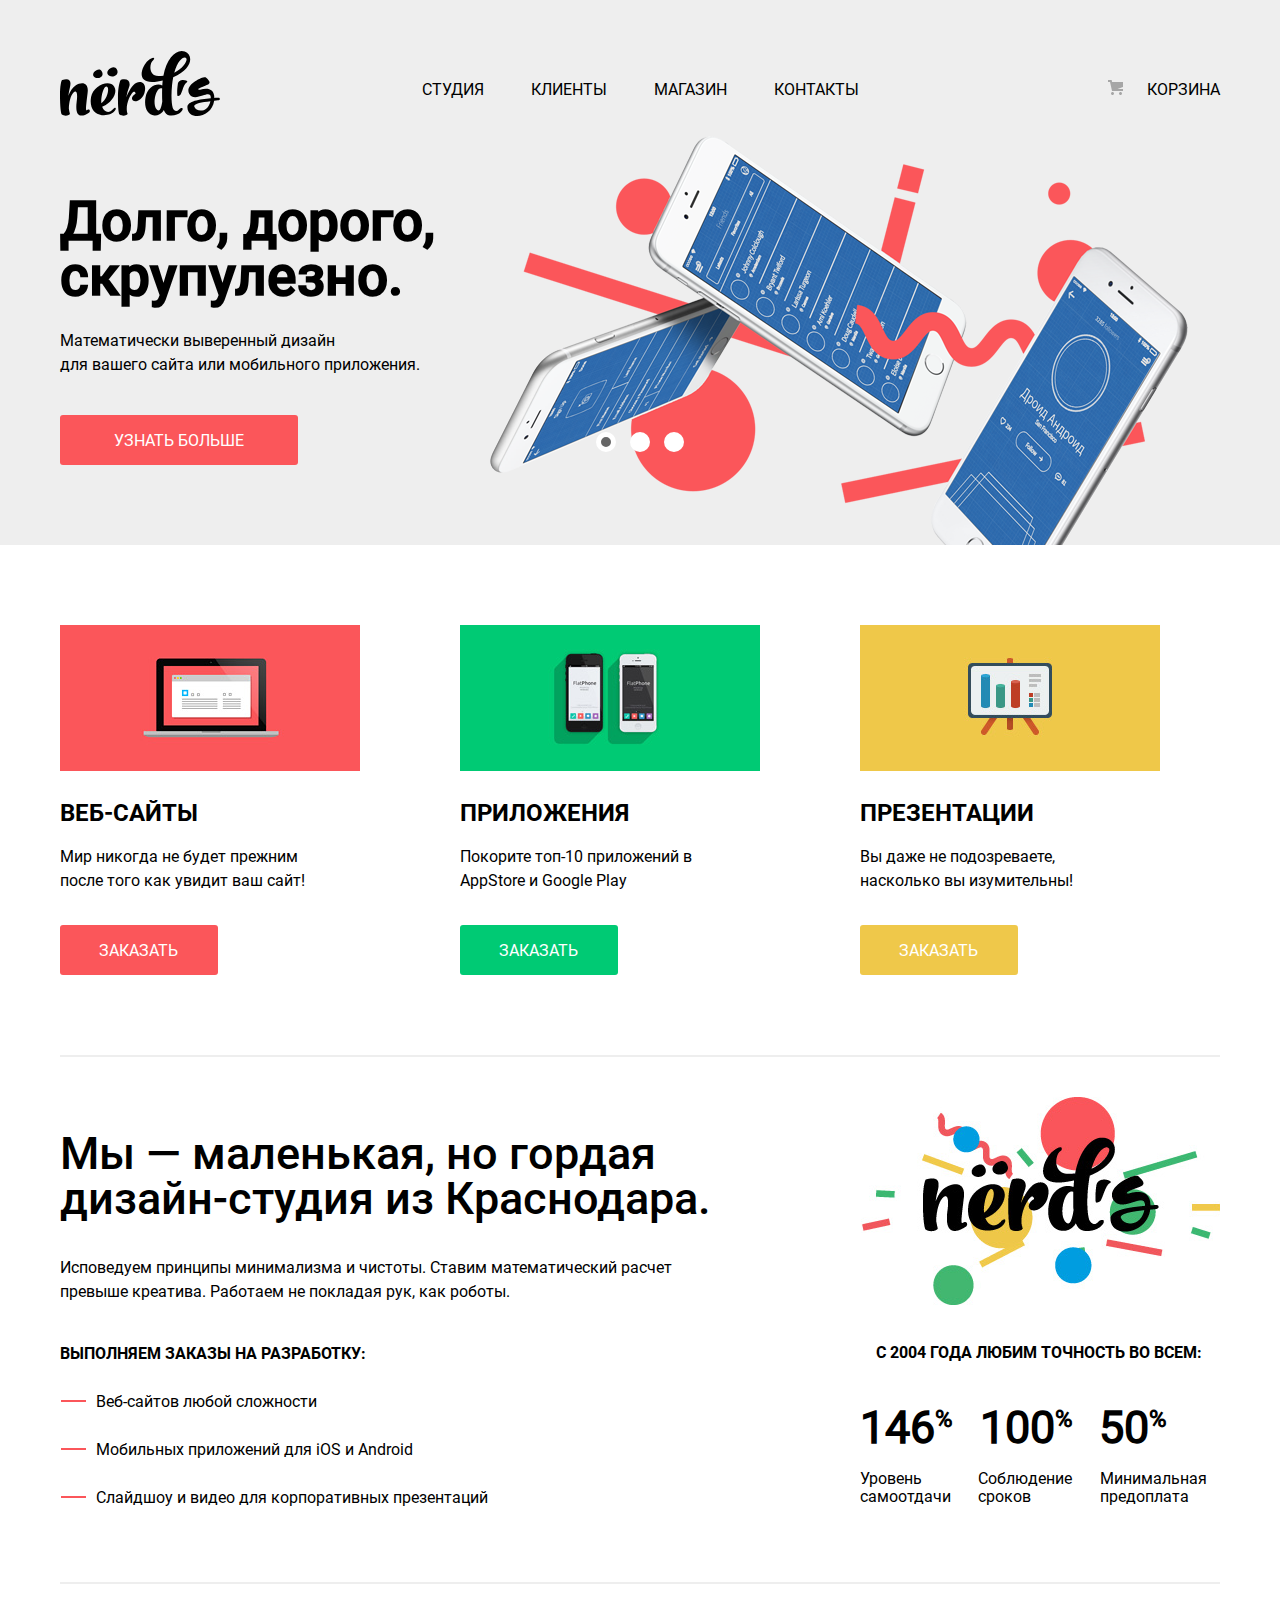
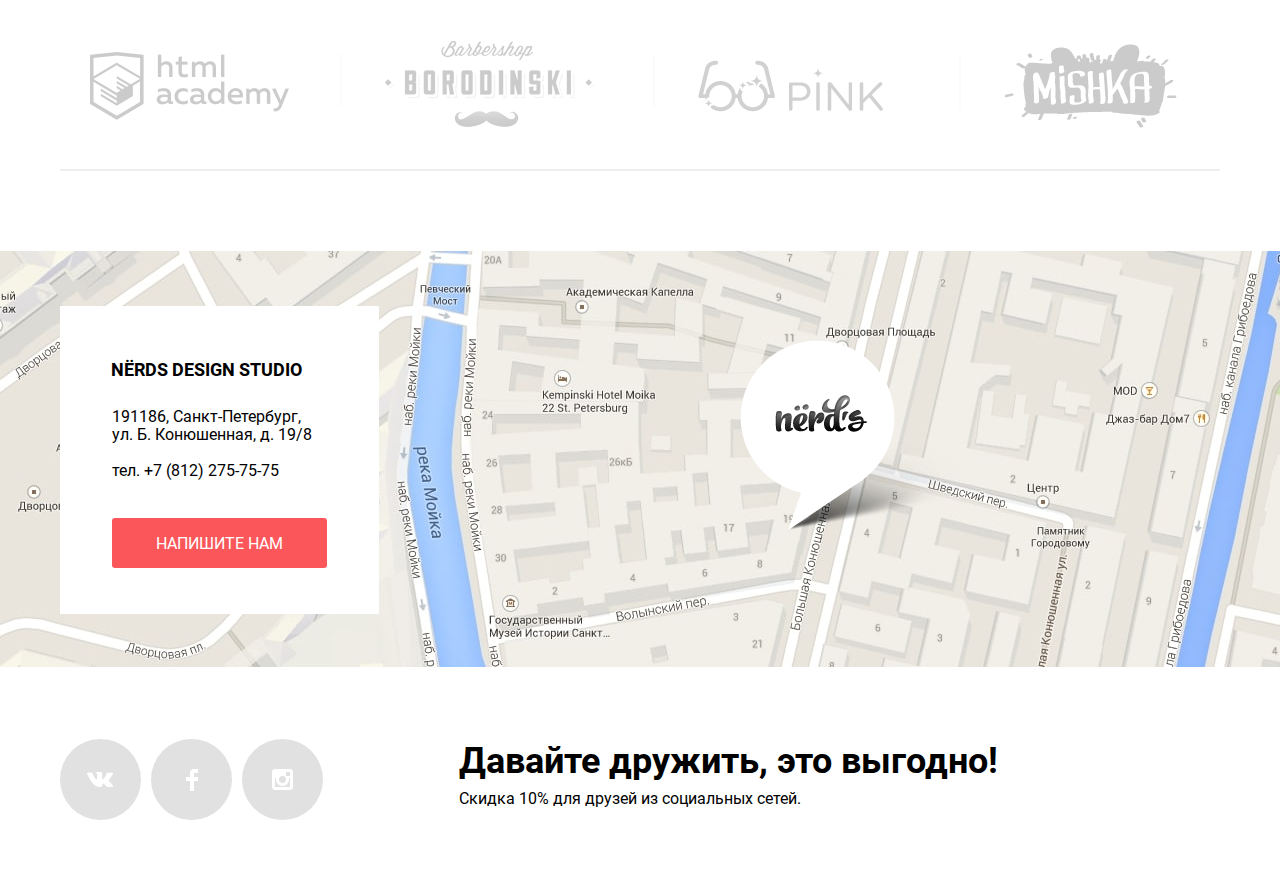
<file: index.html>
<!DOCTYPE html>
<html lang="ru">
<head>
  <meta charset="utf-8">
  <title>Nerds</title>
  <link rel="stylesheet" href="css/style.css ">
</head>
<body>
<header>
  <nav class="header-nav center-block">
    <a href="#"><img class="header-logo" src="img/nerds-logo.svg" width="160" height="66" alt="Nerds logo"></a>
    <ul class="nav-list">
      <li class="nav-list__item"><a href="#">Студия</a></li>
      <li class="nav-list__item"><a href="#">Клиенты</a></li>
      <li class="nav-list__item"><a href="catalog.html">Магазин</a></li>
      <li class="nav-list__item"><a href="#">Контакты</a></li>
    </ul>
    <a class="header-cart" href="#"><img src="img/cart-icon.svg" width="15" height="15" alt="cart img">Корзина</a>
  </nav>
  <section class="header-gallery__wrapper">
    <ul class="header-gallery">
      <li class="slide-first display-block">
        <h1>Долго, дорого,<br>скрупулезно.</h1>
        <p>Математически выверенный дизайн<br>
          для вашего сайта или мобильного приложения.</p>
        <a class="button--red" href="">Узнать больше</a>
      </li>
      <li class="slide-second">
        <h1>Любим математику<br>как никто другой</h1>
        <p>Никакого креатива, только математические формулы<br>
          для расчета идеальных пропорций</p>
        <a class="button--red" href="">Узнать больше</a>
      </li>
      <li class="slide-third">
        <h1>Только ночь,<br>то лько хардкор</h1>
        <p>Работать днем, как все? Мы против этого.<br>
          Ближе к полуночи работа только начинается.</p>
        <a class="button--red" href="">Узнать больше</a>
      </li>
    </ul>
    <ul class="header-gallery__btn-list">
      <li class="slide-first__btn slide__btn--active"></li>
      <li class="slide-second__btn"></li>
      <li class="slide-third__btn"></li>
    </ul>
  </section>
</header>
<main>
  <ul class="products center-block">
    <li class="products__item item-first">
      <h4>Веб-сайты</h4>
      <p>Мир никогда не будет прежним<br>
        после того как увидит ваш сайт!</p>
      <a class="products__btn btn--red" href="">Заказать</a>
    </li>
    <li class="products__item item-second">
      <h4>Приложения</h4>
      <p>Покорите топ-10 приложений в<br>
        AppStore и Google Play</p>
      <a class="products__btn btn--green" href="">Заказать</a>
    </li>
    <li class="products__item item-third">
      <h4>Презентации</h4>
      <p>Вы даже не подозреваете,<br>
        насколько вы изумительны!</p>
      <a class="products__btn btn--yellow" href="">Заказать</a>
    </li>
  </ul>
  <section class="about center-block">
    <article class="about__left-column">
      <h2>Мы — маленькая, но гордая<br>
        дизайн-студия из Краснодара.</h2>
      <p>Исповедуем принципы минимализма и чистоты. Ставим математический расчет<br>
        превыше креатива. Работаем не покладая рук, как роботы.</p>
      <h5>Выполняем заказы на разработку:</h5>
      <ul class="service-list">
        <li class="service-list__item">Веб-сайтов любой сложности</li>
        <li class="service-list__item">Мобильных приложений для iOS и Android</li>
        <li class="service-list__item">Слайдшоу и видео для корпоративных презентаций</li>
      </ul>
    </article>
    <article class="about__right-column">
      <h5>С 2004 года любим точность во всем:</h5>
      <table>
        <tr>
          <td class="table__accent">146<sup>%</sup></td>
          <td class="table__accent">100<sup>%</sup></td>
          <td class="table__accent">50<sup>%</sup></td>
        </tr>
        <tr>
          <td class="table__secondary">Уровень самоотдачи</td>
          <td class="table__secondary">Соблюдение сроков</td>
          <td class="table__secondary">Минимальная предоплата</td>
        </tr>
      </table>
    </article>
  </section>
  <ul class="portfolio-list center-block">
    <li class="portfolio-list__item html-ac"></li>
    <li class="portfolio-list__item borodinsky"></li>
    <li class="portfolio-list__item pink"></li>
    <li class="portfolio-list__item mishka"></li>
  </ul>
  <section class="information">
    <div class="center-block information-wrapper">
      <div class="information__text">
        <h5>NЁRDS DESIGN STUDIO</h5>
        <p>
          191186, Санкт-Петербург,<br>
          ул. Б. Конюшенная, д. 19/8<br>
          <br>
          тел. +7 (812) 275-75-75</p>
        <a class="button--red information__button--red" href="">Напишите нам</a>
      </div>
      <div class="popup__wrapper">
        <div class="popup">
          <h2>Напишите нам</h2>
          <form class="popup__form">
            <div class="popup__form-name">
              <label for="name" class="popup__label">Ваше имя</label>
              <input id="name" class="popup__input" type="text" name="name">
            </div>
            <div class="popup__form-email">
              <label for="email" class="popup__label">Ваш email</label>
              <input id="email" class="popup__input" type="email" name="email" required value="">
            </div>
            <div class="popup__form-textarea">
              <label for="comment-field" class="popup__label">Текст письма</label>
              <textarea id="comment-field" class="popup__textarea" name="comment"></textarea>
            </div>
            <button class="button--red popup__btn-submit" type="submit" value="Отправить">Отправить</button>
          </form>
          <button class="popup-form__close-btn" type="button" name="popup__btn--close"></button>
        </div>
      </div>
    </div>
  </section>
</main>
<footer>
  <div class="footer-content center-block">
    <ul class="social-list">
      <li class="social-list__item"><a class="vk-link" href="#"></a></li>
      <li class="social-list__item"><a class="fb-link" href="#"></a></li>
      <li class="social-list__item"><a class="inst-link" href="#"></a></li>
    </ul>
    <section class="discount-text">
      <h3>Давайте дружить, это выгодно!</h3>
      <p>Скидка 10% для друзей из социальных сетей.</p>
    </section>
  </div>
</footer>
<script>
    const writeUs = document.querySelector(".information__button--red");
    const popUp = document.querySelector(".popup__wrapper");
    const popUpClose = document.querySelector(".popup-form__close-btn");
    const slideFirst = document.querySelector(".slide-first");
    const slideSecond = document.querySelector(".slide-second");
    const slideThird = document.querySelector(".slide-third");
    const slideFirstBtn = document.querySelector(".slide-first__btn");
    const slideSecondBtn = document.querySelector(".slide-second__btn");
    const slideThirdBtn = document.querySelector(".slide-third__btn");
    const popUpName = popUp.querySelector("[name=name]");
    const formPopUp = popUp.querySelector("form");

    writeUs.addEventListener("click", function (evt) {
        evt.preventDefault();
        popUp.classList.add("display-block");
        popUpName.focus();
    });
    formPopUp.addEventListener("submit", function (evt) {
        evt.preventDefault();
    });
    popUpClose.addEventListener("click", function (evt) {
        evt.preventDefault();
        popUp.classList.remove("display-block");
    });
    slideFirstBtn.addEventListener("click", function (evt) {
        evt.preventDefault();
        slideFirst.classList.add("display-block");
        slideSecond.classList.remove("display-block");
        slideThird.classList.remove("display-block");
        slideFirstBtn.classList.add("slide__btn--active");
        slideSecondBtn.classList.remove("slide__btn--active");
        slideThirdBtn.classList.remove("slide__btn--active");
    });
    slideSecondBtn.addEventListener("click", function (evt) {
        evt.preventDefault();
        slideSecond.classList.add("display-block");
        slideFirst.classList.remove("display-block");
        slideThird.classList.remove("display-block");
        slideSecondBtn.classList.add("slide__btn--active");
        slideFirstBtn.classList.remove("slide__btn--active");
        slideThirdBtn.classList.remove("slide__btn--active");
    });
    slideThirdBtn.addEventListener("click", function (evt) {
        evt.preventDefault();
        slideThird.classList.add("display-block");
        slideFirst.classList.remove("display-block");
        slideSecond.classList.remove("display-block");
        slideThirdBtn.classList.add("slide__btn--active");
        slideSecondBtn.classList.remove("slide__btn--active");
        slideFirstBtn.classList.remove("slide__btn--active");
    });
</script>
</body>
</html>
</file>
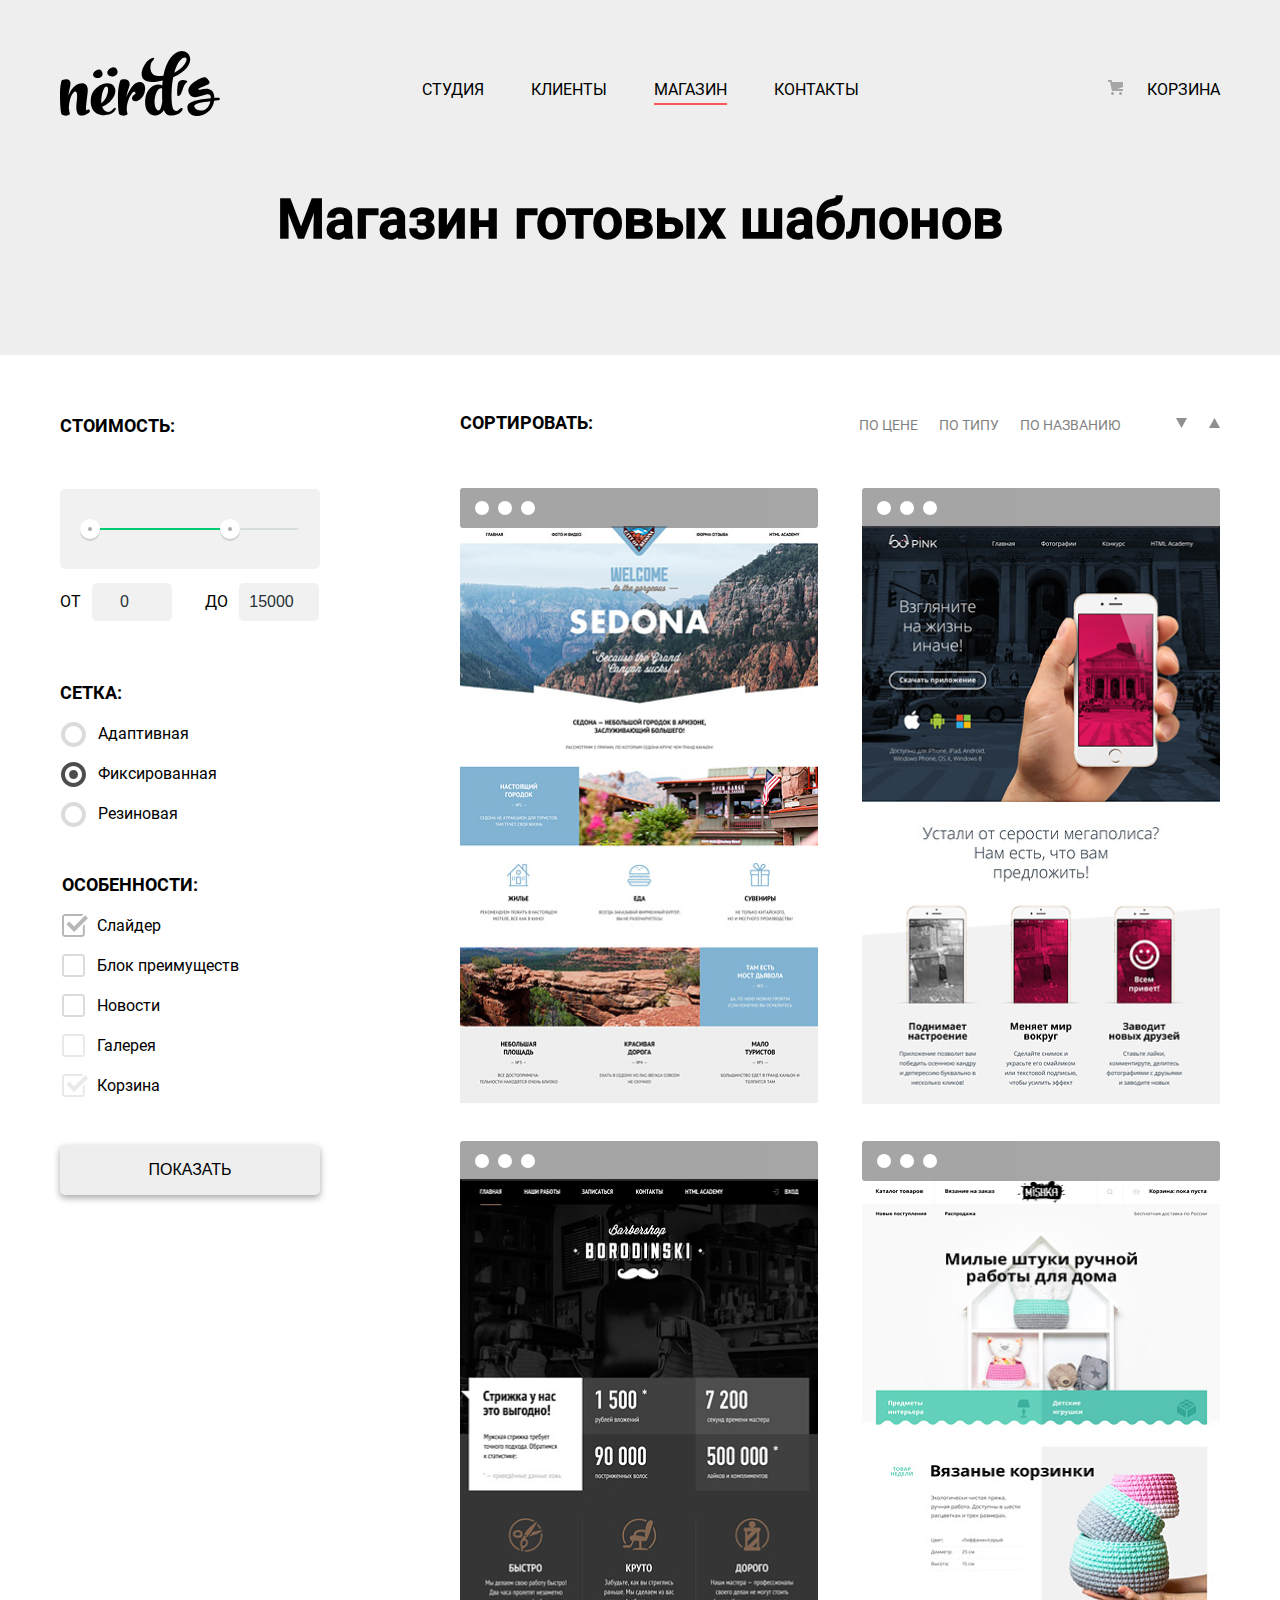
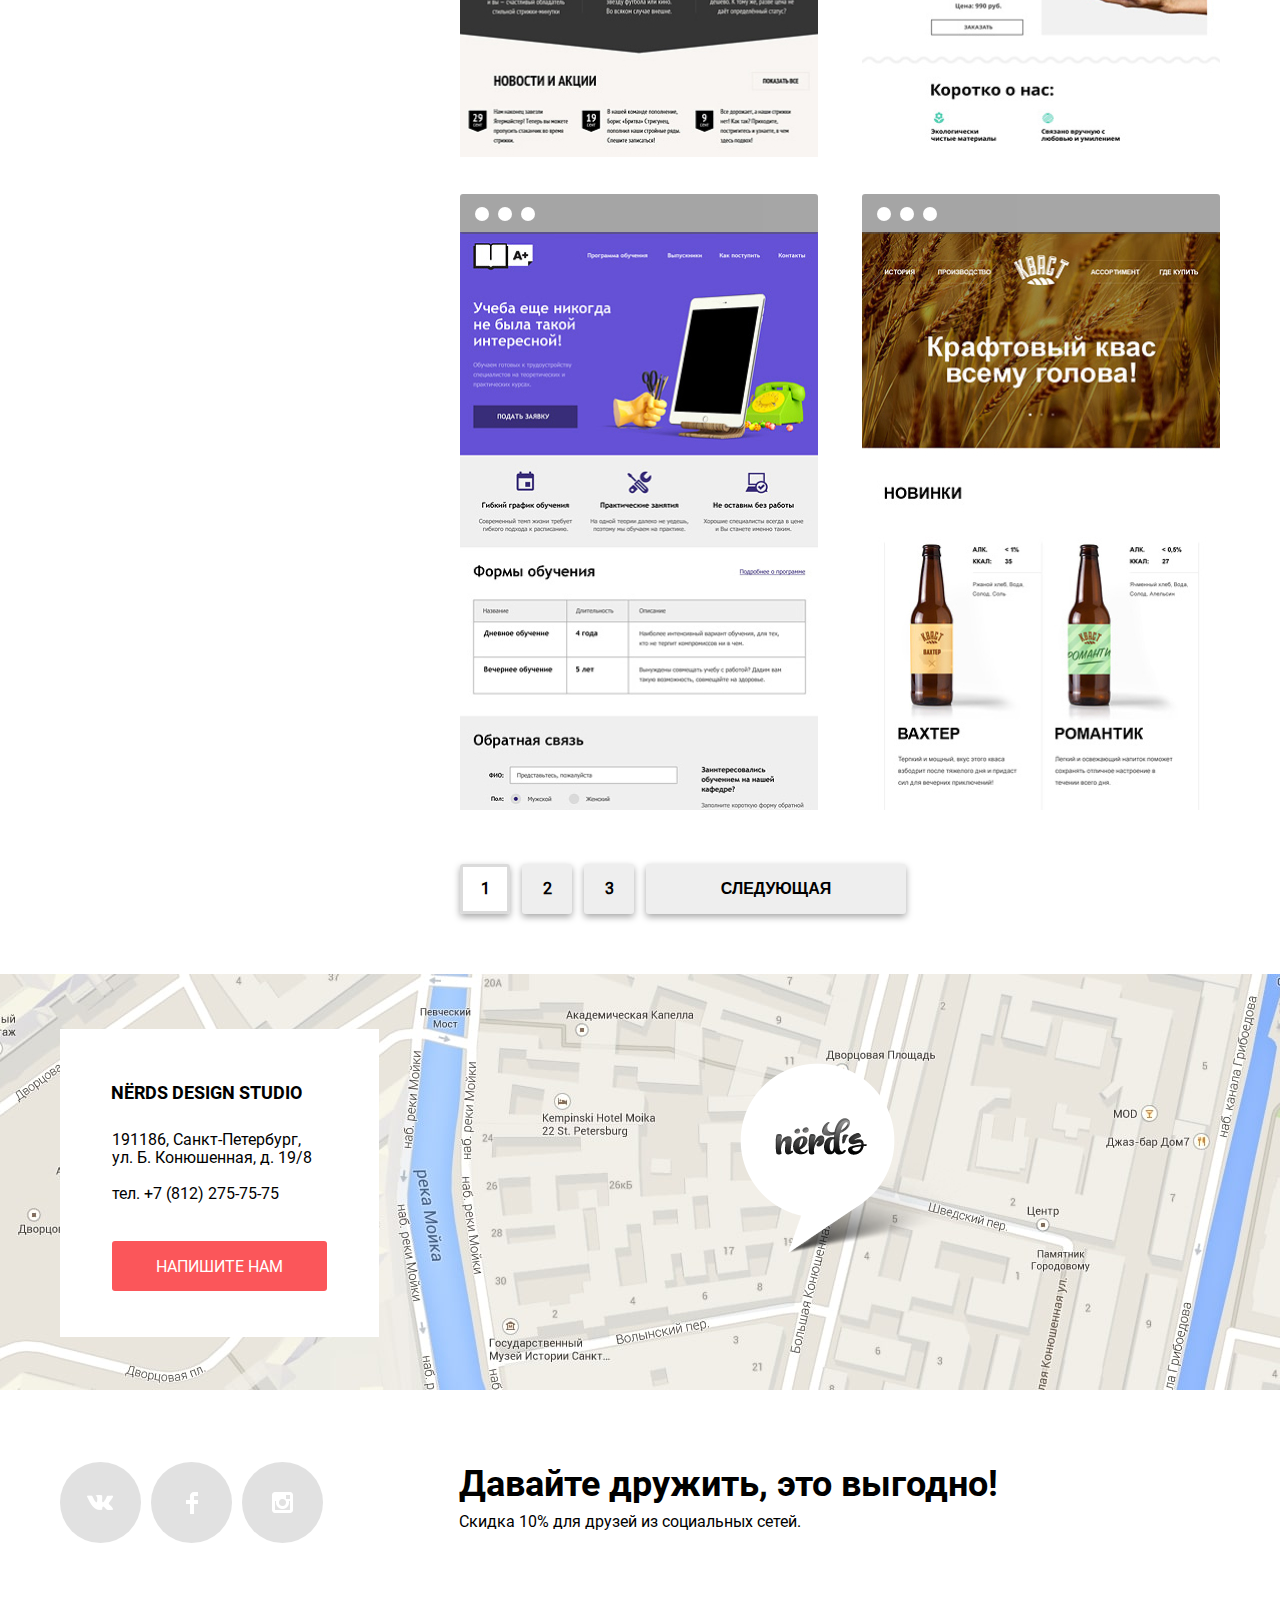
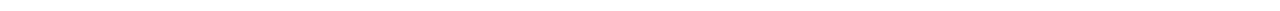
<file: catalog.html>
<!DOCTYPE html>
<html lang="en">
<head>
  <meta charset="UTF-8">
  <title>catalog</title>
  <link rel="stylesheet" href="css/style.css ">
</head>
<body>
<header>
  <nav class="header-nav center-block">
    <a href="index.html"><img class="header-logo" src="img/nerds-logo.svg" width="160" height="66" alt="Nerds logo"></a>
    <ul class="nav-list">
      <li class="nav-list__item"><a href="#">Студия</a></li>
      <li class="nav-list__item"><a href="#">Клиенты</a></li>
      <li class="nav-list__item nav__item--active"><a href="#">Магазин</a></li>
      <li class="nav-list__item"><a href="#">Контакты</a></li>
    </ul>
    <a class="header-cart" href="#"><img src="img/cart-icon.svg" width="15" height="15" alt="cart img">Корзина</a>
  </nav>
  <div class="page-pointer center-block">
    <h1>Магазин готовых шаблонов</h1>
  </div>
</header>
<main>
  <div class="catalog-wrapper center-block">
    <section class="price-count">
      <form class="price-count__form" method="get" action="#">
        <section class="cost">
          <h4>Стоимость:</h4>
          <section class="cost__filter">
            <article class="range-controls">
              <div class="scale">
                <div class="scale__progress"></div>
              </div>
              <div class="toggle toggle-min"></div>
              <div class="toggle toggle-max"></div>
            </article>
            <article class="price-controls">
              <label for="min-price" class="min-price">от</label>
              <input id="min-price"  class="border--none" name="min-price" type="number" min="0" value="0">
              <label class="max-price" for="max-price">до</label>
              <input id="max-price" class="border--none" name="max-price" type="number" max="15000" value="15000">
            </article>
          </section>
        </section>
        <section class="grid-filter">
          <h4>Сетка:</h4>
          <label for="radio-option1" class="grid-filter__label"><input id="radio-option1" class="grid-filter__input"
                                                                       type="radio" name="option">
            <span class="radio-fake"></span>
            Адаптивная</label>
          <label for="radio-option2" class="grid-filter__label"><input id="radio-option2" class="grid-filter__input"
                                                                       type="radio" name="option" checked>
            <span class="radio-fake"></span>
            Фиксированная</label>
          <label for="radio-option3" class="grid-filter__label"><input id="radio-option3" class="grid-filter__input"
                                                                       type="radio" name="option" disabled>
            <span class="radio-fake"></span>
            Резиновая</label>
        </section>
        <section class="property">
          <h4>Особенности:</h4>
          <label for="slider" class="property__label"><input id="slider" class="property__input" type="checkbox"
                                                             name="slider" checked>
            <span class="check-fake"></span>
            Слайдер</label>
          <label for="block-advant" class="property__label"><input id="block-advant" class="property__input"
                                                                   type="checkbox" name="block-advant">
            <span class="check-fake"></span>
            Блок преимуществ</label>
          <label for="news" class="property__label"><input id="news" class="property__input" type="checkbox"
                                                           name="news">
            <span class="check-fake"></span>
            Новости</label>
          <label for="gallery" class="property__label"><input id="gallery" class="property__input" type="checkbox"
                                                              name="gallery" disabled>
            <span class="check-fake"></span>
            Галерея</label>
          <label for="cart" class="property__label"><input id="cart" class="property__input" type="checkbox"
                                                           name="basket" checked disabled>
            <span class="check-fake"></span>
            Корзина</label>
        </section>
        <input class="price-count__button" type="submit" name="price-count__button" value="показать">
      </form>
    </section>
    <section class="offer">
      <form class="sort">
        <h4>сортировать:</h4>
        <label class="sort__label"><input class="sort__input" type="radio" name="sort">по цене</label>
        <label class="sort__label"><input class="sort__input" type="radio" name="sort">по типу</label>
        <label class="sort__label"><input class="sort__input" type="radio" name="sort">по названию</label>
        <div class="sort__button">
          <button class="down"><img src="img/icon-down.svg" width="11" height="10" alt="icon-down"></button>
          <button class="up"></button>
        </div>
      </form>
      <ul class="catalog-gallery">
        <li class="first-sample gallery__sample catalog-slide--position">
          <ul class="browser-mini">
            <li class="browser-mini__button"></li>
            <li class="browser-mini__button"></li>
            <li class="browser-mini__button"></li>
          </ul>
          <img src="img/img-sedona.jpg" width="358" height="577" alt="sample-sedona">
          <div class="sample__specification">
            <a href="#"><h5>sedona</h5></a>
            <p>
              Информационный сайт<br>для туристов
            </p>
            <button class="sample__btn">9 900 руб.</button>
          </div>
        </li>
        <li class="second-sample gallery__sample catalog-slide--position">
          <ul class="browser-mini">
            <li class="browser-mini__button"></li>
            <li class="browser-mini__button"></li>
            <li class="browser-mini__button"></li>
          </ul>
          <img src="img/img-pink.jpg" width="358" height="578" alt="sample-pink">
          <div class="sample__specification">
            <a href="#"><h5>pink app</h5></a>
            <p>
              Продуктовый лендинг<br>приложения для iOS и Android
            </p>
            <button class="sample__btn">9 900 руб.</button>
          </div>
        </li>
        <li class="third-sample gallery__sample catalog-slide--position">
          <ul class="browser-mini">
            <li class="browser-mini__button"></li>
            <li class="browser-mini__button"></li>
            <li class="browser-mini__button"></li>
          </ul>
          <img src="img/img-barbershop.jpg" width="358" height="578" alt="sample-barbershop">
          <div class="sample__specification">
           <a href="#"><h5>barbershop</h5></a>
            <p>
              Сайт салона красоты.<br>Для мужчин, да.
            </p>
            <button class="sample__btn">9 900 руб.</button>
          </div>
        </li>
        <li class="fourth-sample gallery__sample catalog-slide--position">
          <ul class="browser-mini">
            <li class="browser-mini__button"></li>
            <li class="browser-mini__button"></li>
            <li class="browser-mini__button"></li>
          </ul>
          <img src="img/img-mishka.jpg" width="358" height="578" alt="sample-mishka">
          <div class="sample__specification">
            <a href="#"><h5>mishka</h5></a>
            <p>
              Интернет-магазин<br>вязаных игрушек
            </p>
            <button class="sample__btn">9 900 руб.</button>
          </div>
        </li>
        <li class="fifth-sample gallery__sample catalog-slide--position">
          <ul class="browser-mini">
            <li class="browser-mini__button"></li>
            <li class="browser-mini__button"></li>
            <li class="browser-mini__button"></li>
          </ul>
          <img src="img/img-aplus.jpg" width="358" height="578" alt="sample-aplus">
          <div class="sample__specification">
            <a href="#"><h5>a plus</h5></a>
            <p>
              Лендинг курсов<br>повышения квалификации
            </p>
            <button class="sample__btn">9 900 руб.</button>
          </div>
        </li>
        <li class="sixth-sample gallery__sample catalog-slide--position">
          <ul class="browser-mini">
            <li class="browser-mini__button"></li>
            <li class="browser-mini__button"></li>
            <li class="browser-mini__button"></li>
          </ul>
          <img src="img/img-kvast.jpg" width="358" height="578" alt="sample-kvast">
          <div class="sample__specification">
            <a href="#"><h5>кваст</h5></a>
            <p>
              Промо-сайт производителя<br>крафтового кваса
            </p>
            <button class="sample__btn">9 900 руб.</button>
          </div>
        </li>
      </ul>
      <section class="page-control">
        <a class="control-style control-style--active" href="catalog.html">1</a>
        <a class="control-style" href="">2</a>
        <a class="control-style" href="">3</a>
        <button class="page-control__button">следующая</button>
      </section>
    </section>
  </div>
  <section class="information">
    <div class="center-block information-wrapper">
      <div class="information__text">
        <h5>NЁRDS DESIGN STUDIO</h5>
        <p>
          191186, Санкт-Петербург,<br>
          ул. Б. Конюшенная, д. 19/8<br>
          <br>
          тел. +7 (812) 275-75-75</p>
        <a class="button--red information__button--red" href="">Напишите нам</a>
      </div>
      <div class="popup__wrapper">
        <div class="popup">
          <h2>Напишите нам</h2>
          <form class="popup__form">
            <div class="popup__form-name">
              <label for="name" class="popup__label">Ваше имя</label>
              <input id="name" class="popup__input" type="text" name="name">
            </div>
            <div class="popup__form-email">
              <label for="email" class="popup__label">Ваш email</label>
              <input id="email" class="popup__input"  type="email" name="email" required>
            </div>
            <div class="popup__form-textarea">
              <label for="comment-field" class="popup__label">Текст письма</label>
              <textarea id="comment-field" class="popup__textarea" name="comment"></textarea>
            </div>
            <button class="button--red popup__btn-submit" type="submit" value="Отправить">Отправить</button>
          </form>
          <button class="popup-form__close-btn" type="button" name="popup__btn--close"></button>
        </div>
      </div>
    </div>
  </section>
</main>
<footer>
  <div class="footer-content center-block">
    <ul class="social-list">
      <li class="social-list__item"><a class="vk-link" href="#"></a></li>
      <li class="social-list__item"><a class="fb-link" href="#"></a></li>
      <li class="social-list__item"><a class="inst-link" href="#"></a></li>
    </ul>
    <section class="discount-text">
      <h3>Давайте дружить, это выгодно!</h3>
      <p>Скидка 10% для друзей из социальных сетей.</p>
    </section>
  </div>
</footer>
</body>
</html>
</file>
<file: css/style.css>
@font-face {
  font-weight: 400;
  font-family: "Roboto";
  font-style: normal;
  src: url("../fonts/roboto.woff2") format("woff2"), url("../fonts/roboto.woff") format("woff");
}

@font-face {
  font-weight: 500;
  font-family: "RobotoMedium";
  font-style: normal;
  src: url("../fonts/robotomedium.woff2") format("woff2"), url("../fonts/robotomedium.woff") format("woff");
}

@font-face {
  font-weight: 700;
  font-family: "RobotoBold";
  font-style: normal;
  src: url("../fonts/robotobold.woff2") format("woff2"), url("../fonts/robotobold.woff") format("woff");
}

ul {
  margin: 0;
  padding-left: 0;
  list-style: none;
}

a {
  text-decoration: none;
}

p {
  margin: 0;
}


body {
  margin: 0;
  padding: 0;
  font-family: Roboto, Arial, sans-serif;
  font-size: 16px;
  line-height: 24px;
}

h1 {
  margin: 0;
  font-family: RobotoMedium, Arial, sans-serif;
  font-size: 55px;
  line-height: 55px;
  color: rgba(0, 0, 0, 1);
}

h2 {
  margin: 0;
  font-family: RobotoMedium, Arial, sans-serif;
  font-size: 45px;
  line-height: 45px;
  color: rgba(0, 0, 0, 1);
}

h3 {
  margin: 0;
  font-family: RobotoBold, Arial, sans-serif;
  font-size: 36px;
  line-height: 36px;
  color: rgba(0, 0, 0, 1);
}

h4 {
  margin: 0;
  font-family: RobotoBold, Arial, sans-serif;
  font-size: 24px;
  line-height: 30px;
}

h5 {
  margin: 0;
  font-family: RobotoBold, Arial, sans-serif;
  font-size: 18px;
  line-height: 30px;
}

h6 {
  margin: 0;
  font-family: RobotoBold, Arial, sans-serif;
  font-size: 16px;
  line-height: 24px;
}

header {
  background: #EEEEEE;
}

.header-nav {
  width: 1160px;
  margin: 0 auto;
  padding-top: 75px;
  position: relative;
  display: flex;
}

.header-nav a {
  text-transform: uppercase;
  font-size: 16px;
  line-height: 30px;
  color: black;
}

.header-logo {
  position: absolute;
  top: 50px;
}

.header-logo:active {
  opacity: 0.5;
}

.nav-list {
  min-width: 437px;
  height: 30px;
  margin-left: 362px;
  display: flex;
  justify-content: space-between;
}

.nav-list__item {
  position: relative;
}

.nav__item--active {
  border-bottom: #FB565A 2px solid;
}

.nav-list__item a:visited {
  color: black;
  border-bottom: #FB565A 2px solid;
}

.nav-list__item a:hover,
.nav-list__item a:focus {
  color: #FB565A;
}

.nav-list__item a:active {
  color: black;
  border-bottom: #FB565A 2px solid;
}

.header-cart {
  margin-left: auto;
  color: black;
}

.header-cart:hover,
.header-cart:focus {
  color: #FB565A;
}

.header-cart:active {
  color: black;
  border-bottom: #FB565A 2px solid;
}

.header-cart:visited {
  color: black;
  border-bottom: #FB565A 2px solid;
}

.header-cart img {
  padding-right: 24px;
}

.header-cart img:hover,
.header-cart img:focus,
.header-cart img:active {
  opacity: 1;
}

.header-gallery__wrapper {
  position: relative;
  width: 1160px;
  margin: 0 auto;
}


.slide-first,
.slide-second,
.slide-third {
  min-height: 431px;
}

.slide-first {
  background-image: url("../img/nerds-index-slide1.png");
  background-repeat: no-repeat;
  background-position-x: 396px;
  background-position-y: 13px;
}

.slide-first h1 {
  padding-top: 89px;
  padding-bottom: 25px;
}

.slide-first p {
  padding-bottom: 38px;
}

.slide-second {
  background-image: url("../img/nerds-index-slide2.png");
  background-repeat: no-repeat;
  background-position-x: 434px;
}

.slide-second h1 {
  padding-top: 87px;
  padding-bottom: 37px;
  padding-left: 14px;
}

.slide-second p {
  padding-bottom: 27px;
  padding-left: 14px;
}

.slide-third {
  background-image: url("../img/nerds-index-slide3.png");
  background-repeat: no-repeat;
  background-position-x: 395px;
}

.slide-third h1 {
  padding-top: 87px;
  padding-left: 14px;
  padding-bottom: 37px;
}

.slide-third p {
  padding-left: 14px;
  padding-bottom: 26px;
}


.button--red {
  display: inline-block;
  padding-top: 17px;
  padding-bottom: 15px;
  padding-left: 54px;
  padding-right: 54px;
  color: white;
  background: #FB565A;
  border-radius: 3px;
  font-size: 16px;
  line-height: 18px;
  text-transform: uppercase;
  margin-bottom: 80px;
}

.button--red:hover,
.button--red:focus {
  background: #E74246
}

.button--red:active {
  color: rgba(255, 255, 255, 0.3);
  background: #D7373B;
  box-shadow: inset 0 3px 0 rgba(0, 1, 1, 0.1);
}

.slide-first,
.slide-second,
.slide-third {
  display: none;
}

.header-gallery__btn-list {
  position: absolute;
  left: 480px;
  top: 327px;
  width: 200px;
  height: 10px;
  text-align: center;
  z-index: 2;
}

.slide-first__btn,
.slide-second__btn,
.slide-third__btn {
  display: inline-block;
  width: 10px;
  height: 10px;
  margin: 0 5px;
  border: 5px solid white;
  vertical-align: top;
  border-radius: 50%;
  cursor: pointer;
  background-color: white;
}

.slide__btn--active {
  background-color: #666666;
}

.page-pointer h1 {
  padding-top: 87px;
  padding-bottom: 108px;
  text-align: center;
}

.center-block {
  width: 1160px;
  margin: 0 auto;
}

.products {
  padding-top: 80px;
  display: flex;
  position: relative;
}

.products__item {
  padding-bottom: 80px;
}


.item-first::before {
  content: "";
  display: inline-block;
  width: 300px;
  height: 146px;
  padding-right: 100px;
  background-image: url("../img/illustration-1.png");
  background-repeat: no-repeat;
}

.item-second::before {
  content: "";
  display: inline-block;
  width: 300px;
  height: 146px;
  padding-right: 100px;
  background-image: url("../img/illustration-2.png");
  background-repeat: no-repeat;
  border: none;
}

.item-third::before {
  content: "";
  display: inline-block;
  width: 300px;
  height: 146px;
  background-image: url("../img/illustration-3.png");
  background-repeat: no-repeat;
}

.products__item h4 {
  padding-top: 20px;
  padding-bottom: 17px;
  font-size: 24px;
  line-height: 30px;
  text-transform: uppercase;
}

.products__item p {
  padding-bottom: 32px;
}

.products__btn {
  display: inline-block;
  padding-top: 17px;
  padding-right: 40px;
  padding-bottom: 15px;
  padding-left: 39px;
  background: #FB565A;
  color: white;
  font-size: 16px;
  line-height: 18px;
  text-transform: uppercase;
  border-radius: 3px;
}

.btn--red {
  background: #FB565A;
}

.btn--red:focus,
.btn--red:hover {
  background: #E74246;
}

.btn--red:active {
  color: rgba(255, 255, 255, 0.3);
  background: #D7373B;
  box-shadow: inset 0 3px 0 rgba(0, 1, 1, 0.1);
}

.btn--green {
  background: #00CA74;
}

.btn--green:focus,
.btn--green:hover {
  background: #00BC6C;
}

.btn--green:active {
  color: rgba(255, 255, 255, 0.3);
  background: #00AA62;
  box-shadow: inset 0 3px 0 rgba(0, 1, 1, 0.1);
}

.btn--yellow {
  background: #EFC84A;
}

.btn--yellow:hover,
.btn--yellow:focus {
  background: #EAB534;
}

.btn--yellow:active {
  color: rgba(255, 255, 255, 0.3);
  background: #E5A722;
  box-shadow: inset 0 3px 0 rgba(0, 1, 1, 0.1);
}

.about {
  min-height: 525px;
  padding-bottom: 73px;
  display: flex;
  position: relative;
  box-sizing: border-box;
}

.about::before {
  content: " ";
  width: 1160px;
  height: 2px;
  display: inline-block;
  background: #EEEEEE;
  position: absolute;
}

.about::after {
  content: " ";
  width: 1160px;
  height: 2px;
  display: inline-block;
  background: #EEEEEE;
  position: absolute;
  top: 527px;
}

.about__left-column h2 {
  width: 666px;
  padding-top: 76px;
  padding-bottom: 35px;
  font-weight: 500;
  font-size: 45px;
  line-height: 45px;
}

.about__left-column p {
  width: 646px;
  padding-bottom: 38px;

}

.about h5 {
  padding-bottom: 24px;
  font-weight: bold;
  font-size: 16px;
  line-height: 24px;
  text-transform: uppercase;

}

.service-list {
  min-height: 120px;
  padding-left: 36px;
  display: flex;
  flex-direction: column;
  justify-content: space-between;
}

.service-list__item {
  position: relative;
}

.service-list__item::before {
  content: " ";
  position: absolute;
  width: 25px;
  height: 2px;
  background: #FB565A;
  left: -35px;
  top: 10px;
}

.about__right-column {
  margin-right: auto;
  background-image: url("../img/nerds-illustration.png");
  background-repeat: no-repeat;
  background-position-x: 135px;
  background-position-y: 42px;
}

.about__right-column h5 {
  margin-bottom: -2px;
  padding-top: 286px;
  padding-left: 150px;
  font-size: 16px;
  line-height: 24p1x;
  text-transform: uppercase;
}

.about__right-column table {
  padding-left: 125px;
  border-spacing: 8px ;
}


.table__accent {
  font-weight: bold;
  font-size: 45px;
  line-height: 64px;
  color: #000000;
  position: relative;
}

.table__accent:nth-child(2) {
  padding-left: 16px;
}
.table__accent:nth-child(3){
  padding-left: 15px;
}
.table__accent sup {
  font-size: 24px;
  line-height: 40px;
}

.table__secondary {
  font-size: 16px;
  line-height: 18px;
}
.table__secondary:nth-child(2){
  padding-left: 14px;
}
.table__secondary:nth-child(3){
  padding-left: 16px;
}
.portfolio-list {
  padding-top: 53px;
  padding-bottom: 44px;
  display: flex;
  align-items: center;
  position: relative;
}

.portfolio-list::after {
  content: "";
  width: 1160px;
  height: 2px;
  background: #EEEEEE;
  position: absolute;
  top: 181px;
}

.portfolio-list__item {
  position: relative;
}

.portfolio-list__item:first-child {
  margin-left: 30px;
  margin-right: 96px;
}

.portfolio-list__item:nth-child(2) {
  margin-right: 104px;
}

.portfolio-list__item:nth-child(3) {
  margin-right: 121px;
}

.portfolio-list__item:nth-child(2)::after,
.portfolio-list__item:nth-child(3)::after,
.portfolio-list__item:nth-child(4)::after {
  content: "";
  position: absolute;
  display: inline-block;
  width: 2px;
  height: 52px;
  background: #EEEEEE;
  top: 13px;
  left: -45px;
}

.portfolio-list__item:nth-child(3)::after {
  top: -5px;
}

.html-ac {
  display: inline-block;
  width: 199px;
  height: 68px;
  background-image: url("../img/logo-1.png");
  opacity: 0.2;
}

.borodinsky {
  display: inline-block;
  width: 209px;
  height: 90px;
  background-image: url("../img/logo-2.png");
  opacity: 0.2;
}

.pink {
  display: inline-block;
  width: 185px;
  height: 52px;
  background-image: url("../img/logo-3.png");
  opacity: 0.2;
}

.mishka {
  display: inline-block;
  width: 173px;
  height: 84px;
  background-image: url("../img/logo-4.png");
  opacity: 0.2;
}

.html-ac:hover,
.html-ac:focus,
.borodinsky:hover,
.borodinsky:focus,
.pink:hover,
.pink:focus,
.mishka:hover,
.mishka:focus {
  opacity: 1;
}

.html-ac:active,
.borodinsky:active,
.pink:active,
.mishka:active {
  opacity: 0.1;
}


.catalog-wrapper {
  padding-top: 56px;
  display: flex;
  justify-content: space-between;
}

.price-count {
  width: 260px;
  padding-right: 140px;
  display: flex;
  flex-direction: column;
}

.cost h4 {
  margin-bottom: 48px;
  font-weight: bold;
  font-size: 18px;
  line-height: 30px;
  text-transform: uppercase;
}

.range-controls {
  position: relative;
  width: 260px;
  height: 80px;
  margin-bottom: 14px;
  border-radius: 5px;
  background: #f1f1f1;
}

.scale {
  position: absolute;
  height: 2px;
  width: 205px;
  top: 39px;
  left: 33px;
  background: #d7dcde;
}

.scale__progress {
  width: 70%;
  height: 2px;
  background: #00ca74;
}

.toggle {
  position: absolute;
  top: 30px;
  width: 4px;
  height: 4px;
  background: #ababab;
  border: 8px solid #fff;
  border-radius: 50%;
  box-shadow: 0 2px 1px rgba(0, 0, 0, 0.15);
  cursor: pointer;
}

.toggle-min {
  left: 20px;
}

.toggle-max {
  left: 160px;
}

.price-controls {
  display: flex;
}

.price-controls label {
  font-size: 16px;
  line-height: 22px;
  align-self: center;
}

.price-controls input {
  width: 80px;
  height: 38px;
  padding: 0;
  margin-left: 11px;
  font-size: 16px;
  line-height: 22px;
  text-align: center;
  color: #283136;
  border: none;
  border-radius: 5px;
  background: #f1f1f1;
}

.max-price {
  margin-left: 33px;
  text-transform: uppercase;
}

.min-price {
  margin: 0;
  text-transform: uppercase;
}

.grid-filter {
  padding-top: 57px;
  display: flex;
  flex-direction: column;
}

.grid-filter h4 {
  font-weight: bold;
  font-size: 18px;
  line-height: 30px;
  text-transform: uppercase;
  margin-bottom: 14px;
}

.grid-filter__label {
  padding-left: 38px;
  margin-bottom: 16px;
}

.grid-filter__input {
  position: absolute;
  appearance: none;
  -webkit-appearance: none;
  visibility: hidden;
}

.radio-fake {
  width: 25px;
  height: 25px;
  margin-left: -37px;
  position: absolute;
  background-image: url("../img/radio-off.svg");
}

.grid-filter__input + .radio-fake {
  opacity: 0.5;
  background-image: url("../img/radio-off.svg");
}

.grid-filter__input:hover + .radio-fake {
  opacity: 1;
  background-image: url("../img/radio-off.svg");
}

.grid-filter__input:checked + .radio-fake {
  opacity: 1;
  background-image: url("../img/radio-on.svg");
}

.grid-filter__input:disabled + .radio-fake {
  opacity: 50%;
  background-image: url("../img/radio-off.svg");
}

.property {
  display: flex;
  flex-direction: column;
  padding-top: 28px;
}

.property h4 {
  text-transform: uppercase;
  font-size: 18px;
  padding-left: 2px;
  margin-bottom: 14px;
}

.property__input {
  -webkit-appearance: none;
  position: absolute;
  visibility: hidden;
}

.property__label {
  height: 25px;
  margin-bottom: 15px;
  padding-left: 37px;
}

.check-fake {
  width: 26px;
  height: 23px;
  margin-left: -35px;
  position: absolute;
  background: url("../img/checkbox-off.svg") no-repeat;
  opacity: 0.5;
}

.property__input:hover + .check-fake {
  background-image: url("../img/checkbox-off.svg");
  opacity: 1;
}

.property__input:checked + .check-fake {
  background-image: url("../img/checkbox-on.svg");
  opacity: 1;
}

.property__input:disabled + .check-fake {
  opacity: 0.3;
  background-image: url("../img/checkbox-off.svg");
}

.property__input:disabled:checked + .check-fake {
  opacity: 0.3;
  background-image: url("../img/checkbox-on.svg");
}

.price-count__button {
  width: 260px;
  height: 50px;
  padding: 0;
  margin-top: 31px;
  color: black;
  outline: none;
  border: none;
  text-transform: uppercase;
  font-size: 16px;
  line-height: 18px;
  border-radius: 5px;
  background-color: rgb(238, 238, 238);
  box-shadow: 0 3px 7px rgba(0, 0, 0, 0.35);
}

.price-count__button:hover {
  background-color: #DFDFDF;
}

.price-count__button:active {
  background: #D5D5D5;
  opacity: 0.5;
}

.offer {
  display: flex;
  flex-direction: column;
}

.sort {
  margin-top: 3px;
  width: 760px;
  display: flex;
}

.sort h4 {
  text-transform: uppercase;
  font-size: 18px;
  line-height: 18px;
  flex-grow: 1;
}

.sort__input {
  visibility: hidden;
}

.sort__label {
  color: black;
  opacity: 50%;
  text-transform: uppercase;
  font-size: 14px;
  line-height: 18px;
}

.sort__label:hover {
  opacity: 75%;
}

.sort__label:active {
  opacity: 100%;
}

.sort__button {
  margin-left: 55px;
  margin-top: -3px;
}

.down {
  width: 11px;
  height: 10px;
  padding: 0;
  margin-right: 18px;
  border: none;
  outline: none;
  cursor: pointer;
  background-color: inherit;
  opacity: 0.5;
}

.up {
  width: 11px;
  height: 10px;
  padding: 0;
  border: none;
  outline: none;
  cursor: pointer;
  background-color: inherit;
  background-image: url("../img/icon-down.svg");
  transform: rotate(180deg);
  background-repeat: no-repeat;
  opacity: 0.5;
}

.down:hover,
.down:focus,
.up:hover,
.up:focus {
  opacity: 0.75;
}

.down:active,
.up:active {
  opacity: 1;
}


.catalog-gallery {
  display: flex;
  flex-wrap: wrap;
  justify-content: space-between;
  padding-top: 53px;
}

.catalog-slide--position {
  position: relative;
  margin-bottom: 30px;
}

.browser-mini {
  width: 358px;
  height: 40px;
  background-color: rgb(77, 77, 77);
  border-radius: 3px;
  display: flex;
  align-items: center;
  margin-bottom: -2px;
  opacity: 0.5;
}

.browser-mini__button {
  width: 14px;
  height: 14px;
  margin-right: 9px;
  border-radius: 50%;
  background-color: white;
}

.browser-mini__button:first-child {
  margin-left: 15px;
}

.sample__specification {
  width: 358px;
  height: 231px;
  display: flex;
  flex-direction: column;
  align-items: center;
  border-radius: 3px;
  background-color: #EEEEEE;
  position: absolute;
  z-index: 1;
  top: 384px

}

.sample__specification h5 {
  padding-top: 5px;
  margin: 0;
}

.sample__specification a {
  padding-top: 26px;
  padding-bottom: 12px;
  font-weight: bold;
  font-size: 18px;
  line-height: 30px;
  text-transform: uppercase;
  color: rgba(0, 0, 0, 1);
}

.sample__specification p {
  font-size: 16px;
  line-height: 18px;
  color: #666666;
  padding-bottom: 32px;
  text-align: center;
}

.sample__btn {
  padding-top: 17px;
  padding-bottom: 15px;
  padding-left: 62px;
  padding-right: 61px;
  color: white;
  background: #FB565A;
  border-radius: 3px;
  text-transform: uppercase;
  font-weight: 500;
  font-size: 16px;
  line-height: 18px;
  border: none;
}

.sample__btn:hover {
  background: #E74246;
}

.sample__btn:active {
  background: #D7373B;
  box-shadow: inset 0 3px 0 rgba(0, 1, 1, 0.1);
}

.sample__specification a:hover {
  color: #D7373B;
}

.sample__specification a:active {
  color: rgba(0, 0, 0, 0.5);
}

.sample__specification {
  visibility: hidden;
}

.gallery__sample:hover .sample__specification {
  visibility: visible;
}

.gallery__sample:hover .browser-mini {
  opacity: 1;
}

.page-control {
  padding-top: 17px;
  margin-bottom: -16px;
  display: flex;
}

.control-style {
  display: flex;
  width: 50px;
  height: 50px;
  margin-right: 12px;
  align-items: center;
  justify-content: center;
  color: black;
  box-sizing: border-box;
  box-shadow: 0 3px 7px rgba(0, 0, 0, 0.35);
  background: #EEEEEE;
  border-radius: 3px;
  text-transform: uppercase;
  font-weight: bold;
}

.control-style:hover {
  background: #DFDFDF;
}

.control-style:active {
  background: #D5D5D5;
  opacity: 0.5;
}

.control-style--active {
  background: rgba(0, 0, 0, 0.0001);
  border: 3px solid #DBDBDB;
}

.page-control__button {
  width: 260px;
  height: 50px;
  display: flex;
  justify-content: center;
  align-items: center;
  outline: none;
  border: none;
  background: #EEEEEE;
  border-radius: 3px;
  box-shadow: 0 3px 7px rgba(0, 0, 0, 0.35);
  text-transform: uppercase;
  font-size: 16px;
  line-height: 18px;
  font-weight: bold;

}

.page-control__button:hover {
  background: #DFDFDF;
}

.page-control__button:active {
  background: #D5D5D5;
  opacity: 0.5;
}

.information {
  min-height: 416px;
  margin-top: 76px;
  margin-bottom: 4px;
  box-sizing: border-box;
  background-image: url("../img/map.jpg");
  background-repeat: no-repeat;
  background-position: center;
}

.information-wrapper {
  position: relative;
}

.information-wrapper::after {
  content: "";
  background-image: url("../img/map-marker.png");
  width: 231px;
  height: 190px;
  background-repeat: no-repeat;
  position: absolute;
  top: 89px;
  left: 680px;
}


.information__text {
  position: absolute;
  width: 319px;
  height: 308px;
  top: 55px;
  display: flex;
  flex-direction: column;
  align-items: center;
  background: white;
}

.information__text h5 {
  padding-top: 49px;
  padding-bottom: 23px;
  margin-left: -26px;
  font-size: 18px;
  line-height: 30px;
  text-transform: uppercase;
}

.information__text p {
  width: 230px;
  margin-left: 15px;
  padding-bottom: 38px;
  font-size: 16px;
  line-height: 18px;
}

.information__button--red {
  margin-left: 0;
  margin-bottom: 0;
  padding-left: 44px;
  padding-right: 44px;
}


.popup__wrapper {
  display: none;
  width: 960px;
  height: 590px;
  position: absolute;
  top: -137px;
  left: 110px;
  box-sizing: border-box;
  z-index: 1;
  background: #FFFFFF;
  box-shadow: 0 20px 40px rgba(0, 0, 0, 0.4);

}

.popup {
  position: relative;
  padding-left: 100px;
  padding-right: 100px;
}

.popup h2 {
  padding-top: 63px;
  padding-bottom: 37px;
  font-size: 42px;
  line-height: 53px;
  font-weight: bold;
}

.popup__form {
  display: flex;
  flex-wrap: wrap;
  justify-content: space-between;
}

.popup__label {
  font-weight: bold;
  font-size: 16px;
  line-height: 18px;
  padding-bottom: 10px;
}


.popup__input {
  width: 360px;
  height: 50px;
  border: 2px solid #D7DCDE;
  border-radius: 3px;
  box-sizing: border-box;
  margin-bottom: 34px;
}

.popup__form-name {
  display: flex;
  flex-direction: column;
}

.popup__form-email {
  display: flex;
  flex-direction: column;
}

.popup__form-textarea {
  display: flex;
  flex-direction: column;
}

.popup__textarea {
  width: 760px;
  height: 118px;
  border: 2px solid #D7DCDE;
  border-radius: 3px;
  box-sizing: border-box;
  margin-bottom: 47px;
}

.popup__btn-submit {
  border: none;
  padding-left: 83px;
  padding-right: 83px;
  margin-left: 0;
}

.popup-form__close-btn {
  width: 21px;
  height: 21px;
  position: absolute;
  right: 90px;
  top: 78px;
  background: inherit;
  background-image: url("../img/close.png");
  opacity: 0.3;
  border: none;
}

.popup__form input:required {
  border: 2px solid #D7DCDE;
}

.popup__form input:valid {
  border: 2px solid #D7DCDE;
}

.popup__form input:invalid {
  border: 2px solid #E74246;
}


.popup-form__close-btn:hover,
.popup-form__close-btn:focus {
  opacity: 1;
  border: none;
}

.popup-form__close-btn:active {
  opacity: 0.2;
}


.footer-content {
  display: flex;
  align-items: center;
}

.social-list {
  display: flex;
  padding-right: 100px;
  padding-top: 68px;
  padding-bottom: 68px;
}

.social-list__item {
  position: relative;
  display: inline-block;
  width: 81px;
  height: 81px;
  border-radius: 50%;
  margin-right: 10px;
  background: linear-gradient(0deg, #E1E1E1, #E1E1E1), #FFFFFF;
  cursor: pointer;
}

.social-list__item:hover,
.social-list__item:focus {
  background: linear-gradient(0deg, #E74246, #E74246), #FFFFFF;;
}

.social-list__item:active {
  background: linear-gradient(0deg, #D7373B, #D7373B), #FFFFFF;
  box-shadow: inset 0 3px 0 rgba(0, 1, 1, 0.1);
}

.vk-link {
  position: absolute;
  content: "";
  width: 81px;
  height: 81px;
  display: inline-block;
  border-radius: 50%;
  background-image: url("../img/vk-icon.png");
  background-repeat: no-repeat;
  background-position: center;
}

.fb-link {
  position: absolute;
  content: "";
  width: 81px;
  height: 81px;
  display: inline-block;
  background-image: url("../img/fb-icon.png");
  background-repeat: no-repeat;
  background-position: center;
}

.inst-link {
  position: absolute;
  content: "";
  width: 81px;
  height: 81px;
  display: inline-block;
  background-image: url("../img/insta-icon.png");
  background-repeat: no-repeat;
  background-position: center;
}

.vk-link:active,
.inst-link:active,
.fb-link:active {
  opacity: 0.3;
}

.discount-text h3 {
  padding-bottom: 8px;
  padding-left: 26px;
  margin-top: -5px;
  font-size: 36px;
  line-height: 36px;
}

.discount-text p {
  padding-left: 26px;
}

.display-block {
  display: block;
}

.border--none {
  border: none;
}
</file>
